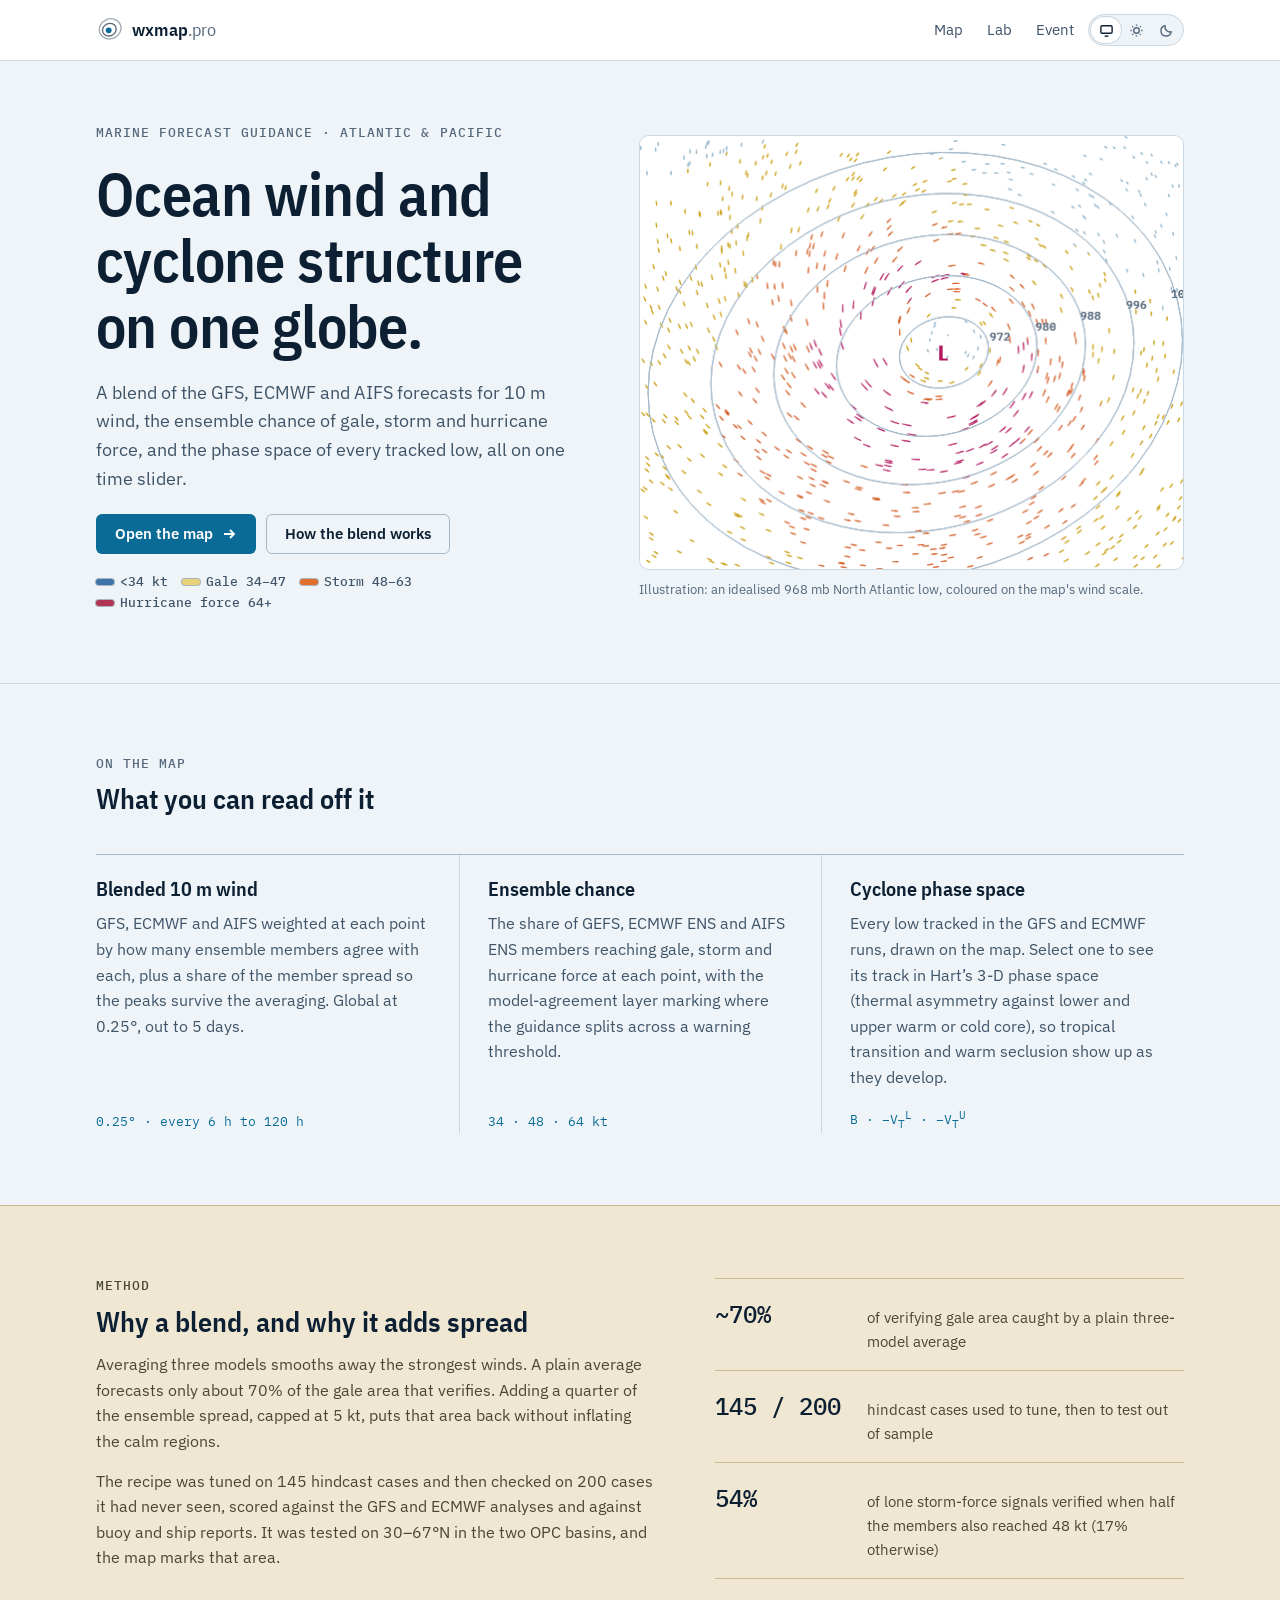
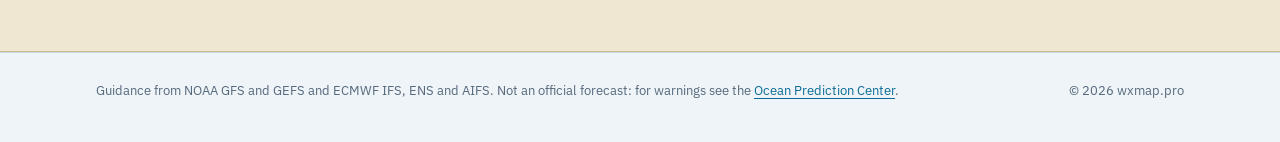
<file: index.html>
<!doctype html>
<html lang="en">
<head>
<meta charset="utf-8">
<meta name="viewport" content="width=device-width, initial-scale=1, viewport-fit=cover">
<title>wxmap.pro</title>
<meta name="description" content="Blended marine wind forecasts and live cyclone phase space for the North Atlantic and North Pacific, on one globe.">
<link rel="icon" href="assets/favicon.svg" type="image/svg+xml">
<link rel="preconnect" href="https://fonts.googleapis.com">
<link rel="preconnect" href="https://fonts.gstatic.com" crossorigin>
<link rel="stylesheet" href="https://fonts.googleapis.com/css2?family=IBM+Plex+Mono:wght@400;500&family=IBM+Plex+Sans+Condensed:wght@500;600&family=IBM+Plex+Sans:wght@400;500;600&display=swap">
<link rel="stylesheet" href="assets/tokens.css">
<link rel="stylesheet" href="assets/house.css">
<link rel="stylesheet" href="assets/theme.css">
<link rel="stylesheet" href="assets/home.css">
<script src="assets/theme.js"></script>
</head>
<body>

<header class="sitebar">
  <div class="wrap">
    <a class="brand" href="./" aria-label="wxmap.pro home">
      <svg viewBox="0 0 32 32" aria-hidden="true"><ellipse cx="17.4" cy="14.6" rx="13.6" ry="12.2" transform="rotate(-24 17.4 14.6)" fill="none" stroke="currentColor" stroke-width="1.6" opacity=".38"/><ellipse cx="16.4" cy="15.6" rx="8.6" ry="7.6" transform="rotate(-24 16.4 15.6)" fill="none" stroke="currentColor" stroke-width="1.6" opacity=".68"/><circle cx="15.6" cy="16.4" r="3.6" fill="var(--accent)"/></svg>
      <span>wxmap<span class="tld">.pro</span></span>
    </a>
    <nav aria-label="Site">
      <a href="map/">Map</a>
      <a href="lab/">Lab</a>
      <a href="event/">Event</a>
      <div class="theme" role="group" aria-label="Colour theme">
        <button type="button" data-theme-set="system" aria-label="Use system theme" title="System"><svg viewBox="0 0 16 16" fill="none" stroke="currentColor" stroke-width="1.5"><rect x="2" y="3" width="12" height="8" rx="1.5"/><path d="M6 14h4"/></svg></button>
        <button type="button" data-theme-set="light" aria-label="Use light theme" title="Light"><svg viewBox="0 0 16 16" fill="none" stroke="currentColor" stroke-width="1.5"><circle cx="8" cy="8" r="3"/><path d="M8 1.5v1.5M8 13v1.5M1.5 8H3M13 8h1.5M3.4 3.4l1 1M11.6 11.6l1 1M3.4 12.6l1-1M11.6 4.4l1-1"/></svg></button>
        <button type="button" data-theme-set="dark" aria-label="Use dark theme" title="Dark"><svg viewBox="0 0 16 16" fill="none" stroke="currentColor" stroke-width="1.5"><path d="M13 9.5A5.5 5.5 0 0 1 6.5 3a5.5 5.5 0 1 0 6.5 6.5z"/></svg></button>
      </div>
    </nav>
  </div>
</header>

<main>
  <section class="hero">
    <div class="wrap hero-grid">
      <div class="hero-copy">
        <p class="eyebrow">Marine forecast guidance · Atlantic &amp; Pacific</p>
        <h1>Ocean wind and cyclone structure on one globe.</h1>
        <p class="lede">A blend of the GFS, ECMWF and AIFS forecasts for 10&nbsp;m wind, the ensemble chance of gale, storm and hurricane force, and the phase space of every tracked low, all on one time slider.</p>
        <div class="actions">
          <a class="btn btn-primary" href="map/">Open the map
            <svg width="16" height="16" viewBox="0 0 16 16" fill="none" stroke="currentColor" stroke-width="1.8" aria-hidden="true"><path d="M3 8h10M9 4l4 4-4 4"/></svg></a>
          <a class="btn btn-quiet" href="#blend">How the blend works</a>
        </div>
        <div class="scale" aria-label="Wind scale">
          <span><i style="background:var(--wind-30)"></i>&lt;34 kt</span>
          <span><i style="background:var(--wind-34)"></i>Gale 34–47</span>
          <span><i style="background:var(--wind-48)"></i>Storm 48–63</span>
          <span><i style="background:var(--wind-64)"></i>Hurricane force 64+</span>
        </div>
      </div>
      <figure class="hero-figure">
        <canvas id="hero-flow" aria-label="Animated wind particles circling a deep low, coloured by wind speed"></canvas>
        <figcaption>Illustration: an idealised 968&nbsp;mb North Atlantic low, coloured on the map's wind scale.</figcaption>
      </figure>
    </div>
  </section>

  <section class="layers" aria-labelledby="layers-h">
    <div class="wrap">
      <p class="eyebrow">On the map</p>
      <h2 id="layers-h">What you can read off it</h2>
      <dl class="layer-list">
        <div>
          <dt>Blended 10&nbsp;m wind</dt>
          <dd>GFS, ECMWF and AIFS weighted at each point by how many ensemble members agree with each, plus a share of the member spread so the peaks survive the averaging. Global at 0.25°, out to 5 days.</dd>
          <dd class="meta num">0.25° · every 6 h to 120 h</dd>
        </div>
        <div>
          <dt>Ensemble chance</dt>
          <dd>The share of GEFS, ECMWF ENS and AIFS ENS members reaching gale, storm and hurricane force at each point, with the model-agreement layer marking where the guidance splits across a warning threshold.</dd>
          <dd class="meta num">34 · 48 · 64 kt</dd>
        </div>
        <div>
          <dt>Cyclone phase space</dt>
          <dd>Every low tracked in the GFS and ECMWF runs, drawn on the map. Select one to see its track in Hart’s 3-D phase space (thermal asymmetry against lower and upper warm or cold core), so tropical transition and warm seclusion show up as they develop.</dd>
          <dd class="meta num">B · −V<sub>T</sub><sup>L</sup> · −V<sub>T</sub><sup>U</sup></dd>
        </div>
      </dl>
    </div>
  </section>

  <section class="method" id="blend" aria-labelledby="blend-h">
    <div class="wrap method-grid">
      <div class="method-copy">
        <p class="eyebrow">Method</p>
        <h2 id="blend-h">Why a blend, and why it adds spread</h2>
        <p>Averaging three models smooths away the strongest winds. A plain average forecasts only about 70% of the gale area that verifies. Adding a quarter of the ensemble spread, capped at 5&nbsp;kt, puts that area back without inflating the calm regions.</p>
        <p>The recipe was tuned on 145 hindcast cases and then checked on 200 cases it had never seen, scored against the GFS and ECMWF analyses and against buoy and ship reports. It was tested on 30–67°N in the two OPC basins, and the map marks that area.</p>
      </div>
      <dl class="figures">
        <div><dt class="num">~70%</dt><dd>of verifying gale area caught by a plain three-model average</dd></div>
        <div><dt class="num">145 / 200</dt><dd>hindcast cases used to tune, then to test out of sample</dd></div>
        <div><dt class="num">54%</dt><dd>of lone storm-force signals verified when half the members also reached 48&nbsp;kt (17% otherwise)</dd></div>
      </dl>
    </div>
  </section>
</main>

<footer class="sitefoot">
  <div class="wrap">
    <p>Guidance from NOAA GFS and GEFS and ECMWF IFS, ENS and AIFS. Not an official forecast: for warnings see the <a href="https://ocean.weather.gov/">Ocean Prediction Center</a>.</p>
    <p>© 2026 wxmap.pro</p>
  </div>
</footer>

<script src="assets/hero.js"></script>
</body>
</html>
</file>
<file: assets/tokens.css>
/* wxmap.pro house style: the tokens. Loaded by every page, including the map.
   Layout: chart-room calm. A light "survey chart" page (charted-water blue, one
   buff land band) with navy ink by default, a deep-ocean dark theme, and colour reserved for the wind scale the forecasts are about.
   Token names match globe-kit (--bg, --surface, --text, --text-2, --accent,
   --border) so the map page can take these values without renaming anything.
   Theme: follows the visitor's system; data-theme="light|dark" on <html> wins. */

:root {
  /* colour, light */
  /* "survey chart": the water and land tints of a NOAA nautical chart */
  --bg: #eef4f8;            /* charted water, a faint blue */
  --surface: #ffffff;
  --surface-2: #e2ecf3;
  --border: #c9d8e3;
  --border-strong: #a3b9ca;
  --text: #0d2033;          /* navy ink */
  --text-2: #3f5468;
  --text-3: #55687c;        /* 4.7:1 on the land band, 5.2:1 on the page */
  --accent: #0a6c96;        /* sounding-line blue */
  --accent-strong: #08577a;
  --accent-soft: #d8eaf4;
  --on-accent: #ffffff;
  /* the land band: one secondary section per page, never text-heavy cards */
  --land: #efe7d2;
  --land-border: #c9b98f;
  --land-text: #4a4636;     /* 7.7:1 on --land */
  --swatch-outline: rgba(13, 32, 51, 0.3);  /* legend chips reach 3:1 on white */
  --hero: #eef4f8;          /* the landing hero sits on the water, not on a card */
  /* The hazard scale. One meaning per hue on every page: gale amber, storm
     vermilion, hurricane force raspberry, extreme violet.
     --wind-*: the map's fill colours, identical in both themes (the data canvas
     is dark in both). Checked with Machado colour-blindness simulation: no two
     classes closer than CIELAB dE 16 for protan, deutan or tritan viewers.
     --line-*: warning and members-agree lines drawn on the dark map. */
  --wind-30: #3f74ab;
  --wind-34: #e8d27a;
  --wind-41: #f5ab2a;
  --wind-48: #e06f2e;
  --wind-56: #c9372c;
  --wind-64: #b03454;
  --wind-80: #c86fd8;
  --line-gale: #fbbf24;
  --line-storm: #f97316;
  --line-hf: #f0679a;
  /* the same hues as ink, for strokes, particles and text on this theme's page */
  --calm: #8fb3c9;          /* under 34 kt */
  --gale: #c99a06;          /* 34-47 kt */
  --storm: #d4561c;         /* 48-63 kt */
  --hurricane: #b3155c;     /* 64 kt and over */
  --extreme: #8e3fa6;       /* 80 kt and over */
  /* status, shared by every page */
  --ok: #17885c;
  --warn: #a87a00;
  --err: #c0362c;

  /* type */
  --display: "IBM Plex Sans Condensed", "Arial Narrow", "Helvetica Neue", Arial, sans-serif;
  --sans: "IBM Plex Sans", -apple-system, "Segoe UI", Helvetica, Arial, sans-serif;
  --mono: "IBM Plex Mono", ui-monospace, Menlo, Consolas, monospace;
  --step--1: 0.8125rem;
  --step-0: 1rem;
  --step-1: 1.25rem;
  --step-2: 1.75rem;
  --step-3: clamp(2.25rem, 1.4rem + 3.6vw, 3.75rem);

  /* shape */
  --radius: 10px;
  --radius-sm: 6px;
  --measure: 65ch;
  --page: 1120px;
  color-scheme: light;
}

@media (prefers-color-scheme: dark) {
  :root:not([data-theme="light"]) {
    --bg: #08121d;
    --surface: #0e1b29;
    --surface-2: #142536;
    --border: #22364b;
    --border-strong: #35506b;
    --text: #e4ecf3;
    --text-2: #a7b7c7;
    --text-3: #7d90a4;
    --accent: #5cb8e0;
    --accent-strong: #84cbea;
    --accent-soft: #12324a;
    --on-accent: #06121c;
  --land: #142536;
  --land-border: #35506b;
  --land-text: #a7b7c7;
  --swatch-outline: rgba(228, 236, 243, 0.3);
  --hero: #0e1b29;
    --calm: #4f7e9c;
    --gale: #e8be3a;
    --storm: #f07a42;
    --hurricane: #f0679a;
    --extreme: #c86fd8;
    --ok: #3fbf88;
    --warn: #e8be3a;
    --err: #f07a6c;
    color-scheme: dark;
  }
}
:root[data-theme="dark"] {
  --bg: #08121d;
  --surface: #0e1b29;
  --surface-2: #142536;
  --border: #22364b;
  --border-strong: #35506b;
  --text: #e4ecf3;
  --text-2: #a7b7c7;
  --text-3: #7d90a4;
  --accent: #5cb8e0;
  --accent-strong: #84cbea;
  --accent-soft: #12324a;
  --on-accent: #06121c;
  --land: #142536;
  --land-border: #35506b;
  --land-text: #a7b7c7;
  --swatch-outline: rgba(228, 236, 243, 0.3);
  --hero: #0e1b29;
  --calm: #4f7e9c;
  --gale: #e8be3a;
  --storm: #f07a42;
  --hurricane: #f0679a;
  --extreme: #c86fd8;
  --ok: #3fbf88;
  --warn: #e8be3a;
  --err: #f07a6c;
  color-scheme: dark;
}
</file>
<file: assets/house.css>
/* wxmap.pro house style: base and shared components for content pages.
   Colours and type come from tokens.css. */

/* base */
*, *::before, *::after { box-sizing: border-box; }
body {
  margin: 0;
  background: var(--bg);
  color: var(--text);
  font: 400 var(--step-0)/1.6 var(--sans);
  -webkit-font-smoothing: antialiased;
}
h1, h2, h3 { font-family: var(--display); font-weight: 600; line-height: 1.1; text-wrap: balance; margin: 0; }
p { margin: 0; }
a { color: var(--accent); text-underline-offset: 3px; }
a:hover { color: var(--accent-strong); }
:focus-visible { outline: 2px solid var(--accent); outline-offset: 3px; border-radius: 4px; }
.wrap {
  max-width: var(--page);
  margin: 0 auto;
  padding-left: max(16px, env(safe-area-inset-left, 0px));
  padding-right: max(16px, env(safe-area-inset-right, 0px));
}
.eyebrow {
  font: 500 var(--step--1)/1.2 var(--mono);
  letter-spacing: 0.08em;
  text-transform: uppercase;
  color: var(--text-3);
}
.num { font-family: var(--mono); font-variant-numeric: tabular-nums; }

/* site bar */
.sitebar { border-bottom: 1px solid var(--border); background: var(--surface); }
.sitebar .wrap { display: flex; align-items: center; gap: 16px; padding-block: 12px; }
.brand { display: flex; align-items: center; gap: 10px; color: var(--text); text-decoration: none; font: 600 1.125rem/1 var(--display); letter-spacing: 0.01em; }
.brand svg { width: 26px; height: 26px; flex: none; }
.brand .tld { color: var(--text-3); font-weight: 400; }
.sitebar nav { margin-left: auto; display: flex; align-items: center; gap: 4px; }
.sitebar nav a { color: var(--text-2); text-decoration: none; padding: 6px 10px; border-radius: var(--radius-sm); font-size: 0.9375rem; }
.sitebar nav a:hover { color: var(--text); background: var(--surface-2); }
.sitebar nav a[aria-current="page"] { color: var(--text); background: var(--surface-2); }
/* the page's name beside the wordmark, the same on every page that has one */
.brand .product { margin-left: 2px; padding-left: 10px; border-left: 1px solid var(--border); color: var(--text-3); font: 600 0.72rem/1 var(--mono); letter-spacing: 0.08em; text-transform: uppercase; }
@media (max-width: 420px) { .sitebar nav > a:not([aria-current]) { display: none; } }

/* buttons */
.btn {
  display: inline-flex; align-items: center; gap: 8px;
  padding: 11px 18px; border-radius: var(--radius-sm);
  font: 600 0.9375rem/1 var(--sans); text-decoration: none;
  border: 1px solid transparent; cursor: pointer;
}
.btn-primary { background: var(--accent); color: var(--on-accent); }
.btn-primary:hover { background: var(--accent-strong); color: var(--on-accent); }
.btn-quiet { background: transparent; color: var(--text); border-color: var(--border-strong); }
.btn-quiet:hover { background: var(--surface-2); color: var(--text); }

/* wind scale chips */
.scale { display: flex; flex-wrap: wrap; gap: 6px 14px; font: 500 var(--step--1)/1.2 var(--mono); color: var(--text-2); }
.scale span { display: inline-flex; align-items: center; gap: 6px; }
.scale i { width: 18px; height: 6px; border-radius: 3px; display: inline-block; box-shadow: 0 0 0 1px var(--swatch-outline); }

/* footer */
.sitefoot { border-top: 1px solid var(--border); color: var(--text-3); font-size: var(--step--1); }
.sitefoot .wrap { display: flex; flex-wrap: wrap; gap: 8px 24px; justify-content: space-between; padding-block: 28px 40px; }

@media (prefers-reduced-motion: reduce) {
  *, *::before, *::after { animation: none !important; transition: none !important; }
}
</file>
<file: assets/theme.css>
/* The theme switch (theme.js), shared by every page. */
.theme { display: inline-flex; border: 1px solid var(--border); border-radius: 999px; padding: 2px; background: var(--bg); }
.theme button {
  border: 0; background: transparent; color: var(--text-3); cursor: pointer;
  width: 30px; height: 26px; border-radius: 999px; display: grid; place-items: center;
}
.theme button svg { width: 15px; height: 15px; }
.theme button[aria-pressed="true"] { background: var(--surface); color: var(--text); box-shadow: 0 0 0 1px var(--border); }
</file>
<file: assets/home.css>
/* Landing page layout. Colours and type come from house.css. */

.hero { background: var(--hero); border-bottom: 1px solid var(--border); }
.hero-grid {
  display: grid; grid-template-columns: minmax(0, 1fr) minmax(0, 1.1fr);
  gap: 48px; align-items: center; padding-block: 64px 72px;
}
.hero-copy { display: flex; flex-direction: column; gap: 20px; min-width: 0; }
.hero h1 { font-size: var(--step-3); letter-spacing: -0.01em; max-width: 14ch; }
.lede { font-size: 1.125rem; color: var(--text-2); max-width: 46ch; }
.actions { display: flex; flex-wrap: wrap; gap: 10px; }
.hero-figure { margin: 0; display: flex; flex-direction: column; gap: 10px; min-width: 0; }
#hero-flow {
  width: 100%; aspect-ratio: 5 / 4; max-width: 100%; display: block;
  border: 1px solid var(--border); border-radius: var(--radius); background: var(--surface);
}
.hero-figure figcaption { font-size: var(--step--1); color: var(--text-3); }

.layers .wrap { padding-block: 72px; display: flex; flex-direction: column; gap: 12px; }
.layers h2, .method h2 { font-size: var(--step-2); }
.layer-list { margin: 28px 0 0; display: grid; grid-template-columns: repeat(3, minmax(0, 1fr)); gap: 0; border-top: 1px solid var(--border-strong); }
.layer-list > div { padding: 22px 28px 0 0; display: flex; flex-direction: column; gap: 10px; }
.layer-list > div + div { padding-left: 28px; border-left: 1px solid var(--border); }
.layer-list dt { font: 600 var(--step-1)/1.2 var(--display); }
.layer-list dd { margin: 0; color: var(--text-2); }
.layer-list dd.meta { margin-top: auto; padding-top: 6px; font-size: var(--step--1); color: var(--accent); }

.method { background: var(--land); border-block: 1px solid var(--land-border); }
.method .method-copy p, .method .figures dd { color: var(--land-text); }
.method .figures > div, .method .figures > div:first-child { border-color: var(--land-border); }
.method-grid { display: grid; grid-template-columns: minmax(0, 1.2fr) minmax(0, 1fr); gap: 56px; padding-block: 72px; align-items: start; }
.method-copy { display: flex; flex-direction: column; gap: 14px; max-width: var(--measure); }
.method-copy p { color: var(--text-2); }
.figures { margin: 0; display: flex; flex-direction: column; gap: 0; }
.figures > div { display: grid; grid-template-columns: 8.5rem minmax(0, 1fr); gap: 16px; align-items: baseline; padding-block: 16px; border-bottom: 1px solid var(--border-strong); }
.figures > div:first-child { border-top: 1px solid var(--border-strong); }
.figures dt { white-space: nowrap; font-size: 1.5rem; font-weight: 500; color: var(--text); }
.figures dd { margin: 0; color: var(--text-2); font-size: 0.9375rem; }

@media (max-width: 860px) {
  .hero-grid, .method-grid { grid-template-columns: minmax(0, 1fr); gap: 32px; padding-block: 40px 48px; }
  .layer-list { grid-template-columns: minmax(0, 1fr); }
  .layer-list > div, .layer-list > div + div { padding: 20px 0; border-left: 0; border-bottom: 1px solid var(--border); }
  .layers .wrap { padding-block: 48px; }
  .sitebar nav > a[href="#blend"] { display: none; }
}
@media (max-width: 420px) {
  .figures > div { grid-template-columns: minmax(0, 1fr); gap: 4px; }
}
</file>
